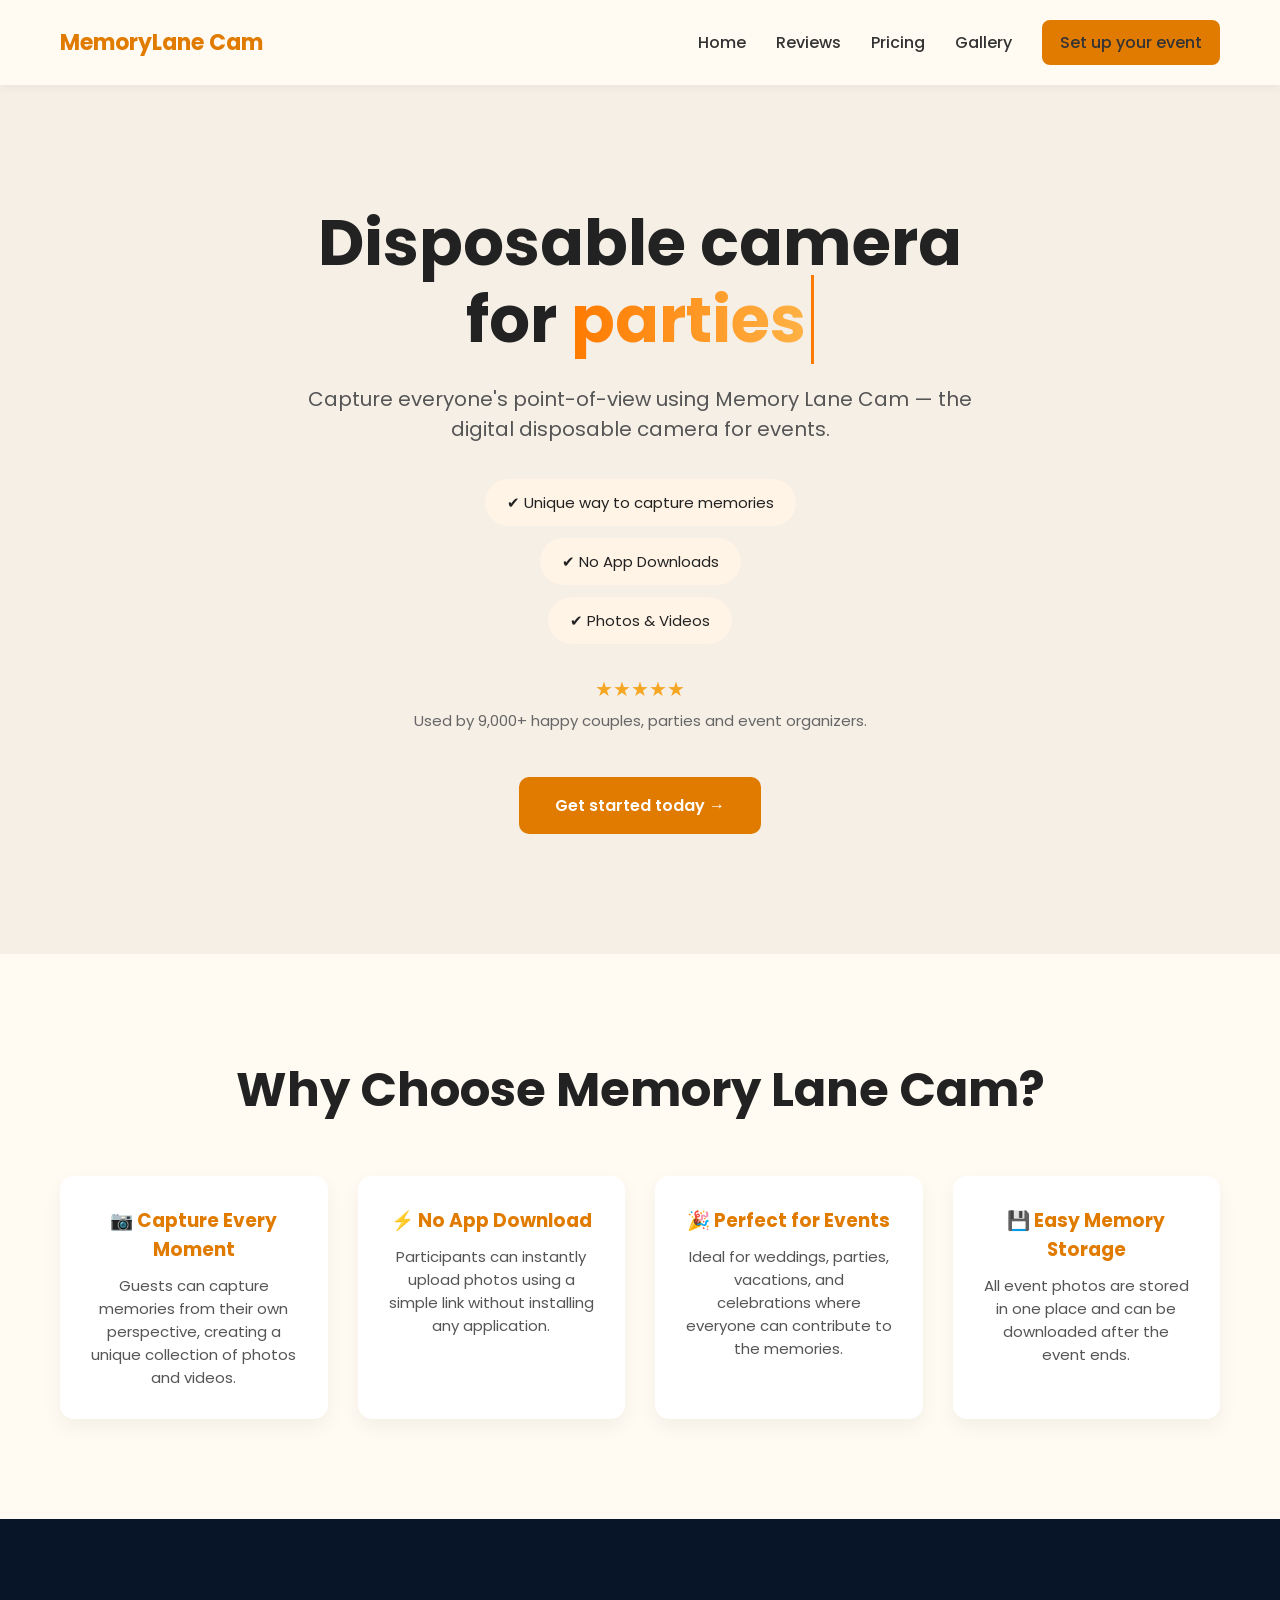
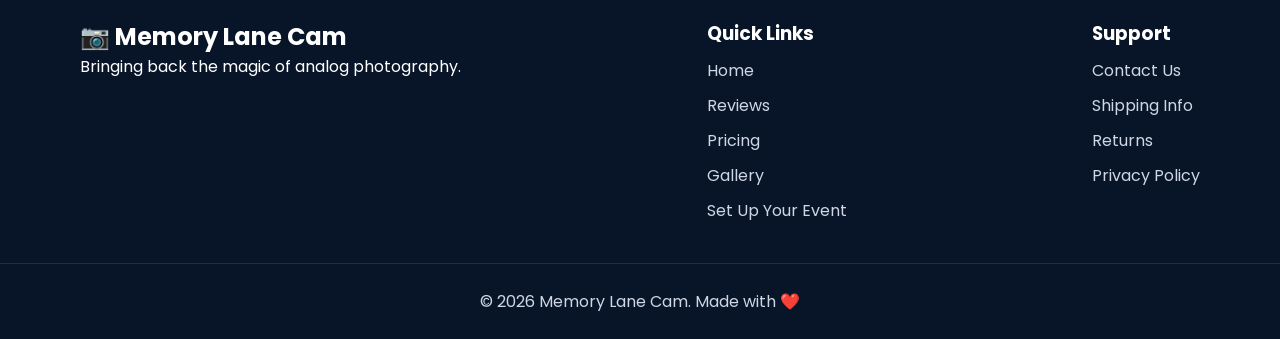
<file: index.html>
<!DOCTYPE html>
<html lang="en">

<head>
<meta charset="UTF-8">
<meta name="viewport" content="width=device-width, initial-scale=1.0">

<title>Memory Lane Cam</title>

<link rel="stylesheet" href="style.css">
<link href="https://fonts.googleapis.com/css2?family=Poppins:wght@300;400;600;700&display=swap" rel="stylesheet">
</head>

<body>

<nav>

<div class="logo">MemoryLane Cam</div>

<div class="nav-links">

<a href="index.html">Home</a>
<a href="reviews.html">Reviews</a>
<a href="pricing.html">Pricing</a>
<a href="gallery.html">Gallery</a>


<a href="event.html" class="button">Set up your event</a>

</div>

</nav>

<section class="hero">

<h1>
Disposable camera <br>
for <span class="highlight" id="changing-word">parties</span>
</h1>

<p>
Capture everyone's point-of-view using Memory Lane Cam — the digital
disposable camera for events.
</p>

<div class="features">
<div class="feature">✔ Unique way to capture memories</div>
<div class="feature">✔ No App Downloads</div>
<div class="feature">✔ Photos & Videos</div>
</div>

<div class="rating">
★★★★★
<div class="rating-text">
Used by 9,000+ happy couples, parties and event organizers.
</div>
</div>

<a class="cta" href="event.html">Get started today →</a>

</section>

<section class="why-us">

<h2 class="why-title">Why Choose Memory Lane Cam?</h2>

<div class="why-container">

<div class="why-card">
<h3>📷 Capture Every Moment</h3>
<p>
Guests can capture memories from their own perspective,
creating a unique collection of photos and videos.
</p>
</div>

<div class="why-card">
<h3>⚡ No App Download</h3>
<p>
Participants can instantly upload photos using a simple
link without installing any application.
</p>
</div>

<div class="why-card">
<h3>🎉 Perfect for Events</h3>
<p>
Ideal for weddings, parties, vacations, and celebrations
where everyone can contribute to the memories.
</p>
</div>

<div class="why-card">
<h3>💾 Easy Memory Storage</h3>
<p>
All event photos are stored in one place and can be
downloaded after the event ends.
</p>
</div>

</div>

</section>

<footer>

<div class="footer-container">

<div>
<h2>📷 Memory Lane Cam</h2>
<p>Bringing back the magic of analog photography.</p>
</div>

<div class="footer-links">
<h3>Quick Links</h3>
<a href="index.html">Home</a>
<a href="reviews.html">Reviews</a>
<a href="pricing.html">Pricing</a>
<a href="gallery.html">Gallery</a>
<a href="event.html">Set Up Your Event</a>

</div>

<div class="footer-links">
<h3>Support</h3>
<a>Contact Us</a>
<a>Shipping Info</a>
<a>Returns</a>
<a>Privacy Policy</a>
</div>

</div>

<div class="copyright">
©️ 2026 Memory Lane Cam. Made with ❤️
</div>

</footer>

<script>

const words = ["parties","events","holidays","weddings"];
let i = 0;

setInterval(()=>{
i=(i+1)%words.length;
document.getElementById("changing-word").textContent=words[i];
},2000);

</script>

</body>
</html>
</file>
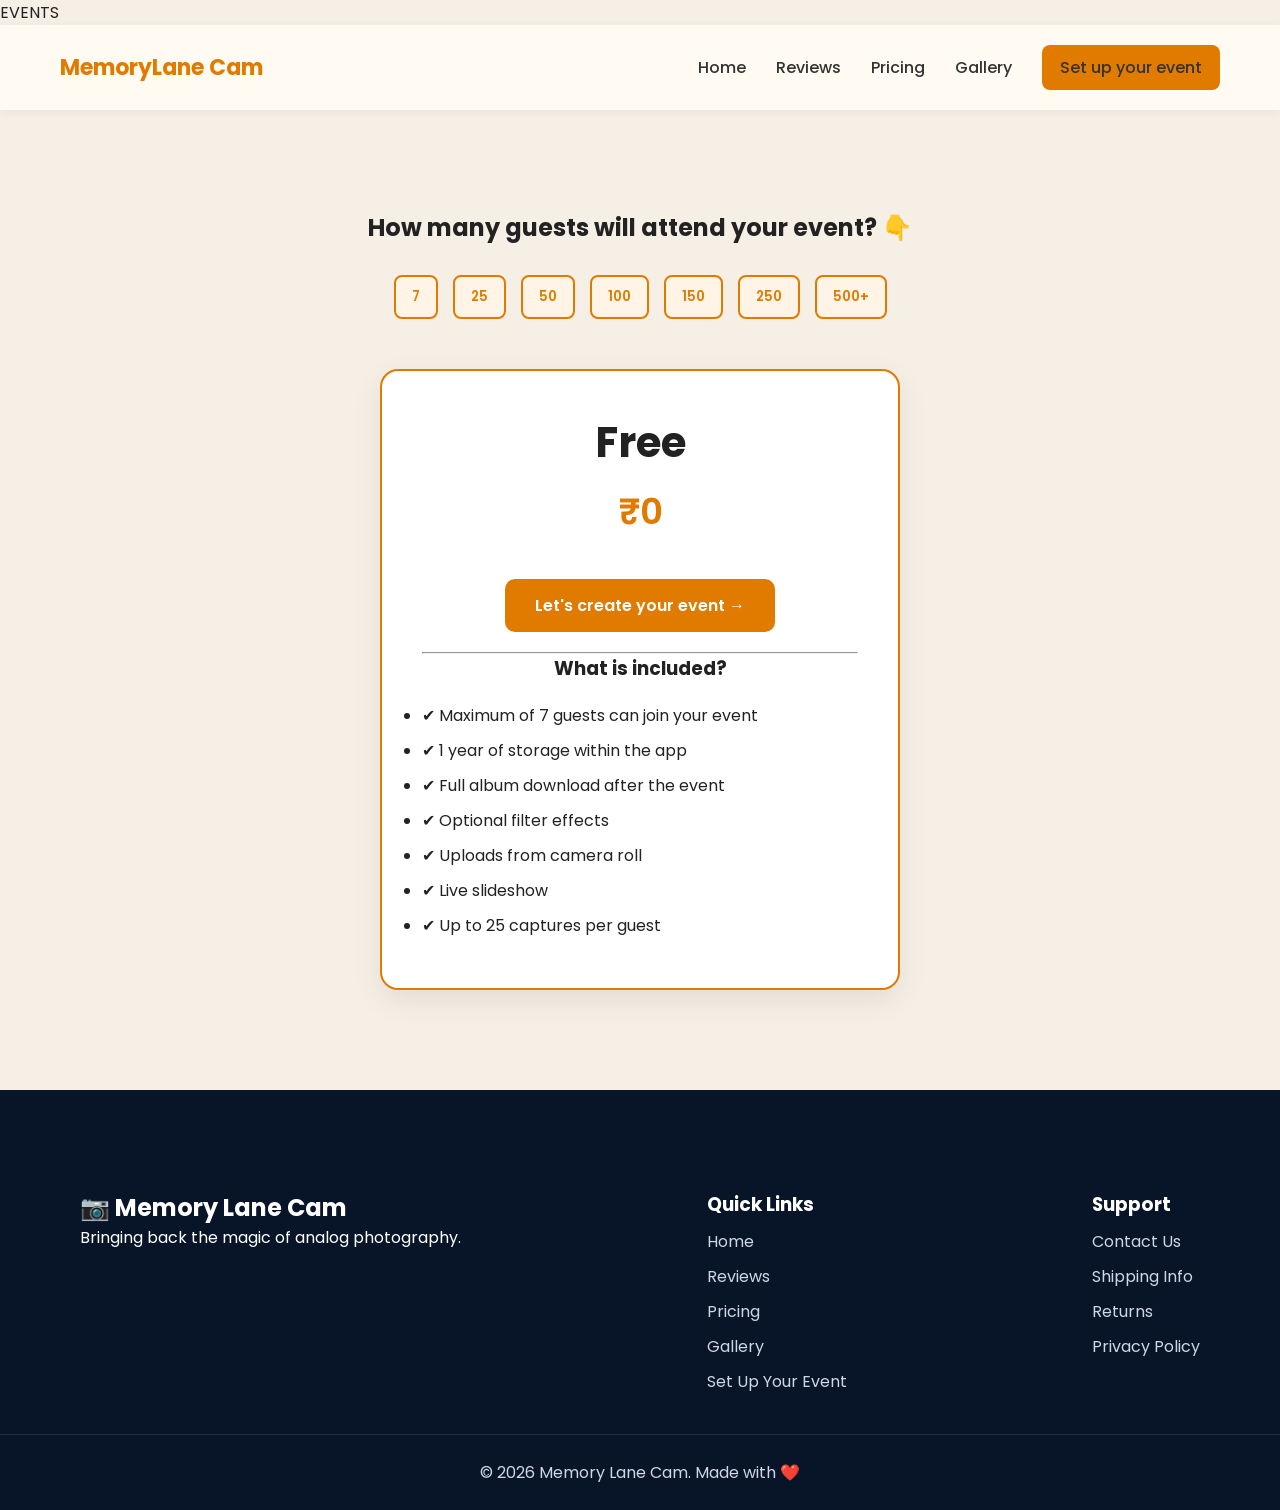
<file: event.html>
EVENTS    <!DOCTYPE html>
<html lang="en">

<head>
<meta charset="UTF-8">
<meta name="viewport" content="width=device-width, initial-scale=1.0">
<title>Set Up Your Event</title>

<link rel="stylesheet" href="style.css">
<link href="https://fonts.googleapis.com/css2?family=Poppins:wght@300;400;600;700&display=swap" rel="stylesheet">

</head>

<body>

<nav>

<div class="logo">MemoryLane Cam</div>

<div class="nav-links">

<a href="index.html">Home</a>
<a href="reviews.html">Reviews</a>
<a href="pricing.html">Pricing</a>
<a href="gallery.html">Gallery</a>

<a class="button" href="event.html">Set up your event</a>

</div>

</nav>


<section class="event-section">

<h2>How many guests will attend your event? 👇</h2>

<div class="guest-options">

<button onclick="updatePlan(7)">7</button>
<button onclick="updatePlan(25)">25</button>
<button onclick="updatePlan(50)">50</button>
<button onclick="updatePlan(100)">100</button>
<button onclick="updatePlan(150)">150</button>
<button onclick="updatePlan(250)">250</button>
<button onclick="updatePlan(500)">500+</button>

</div>


<div class="event-card">

<h1 id="planName">Free</h1>

<div class="event-price" id="planPrice">₹0</div>

<a class="event-btn">Let's create your event →</a>

<hr>

<h3>What is included?</h3>

<ul id="planFeatures">

<li>✔ Maximum of 7 guests can join your event</li>
<li>✔ 1 year of storage within the app</li>
<li>✔ Full album download after the event</li>
<li>✔ Optional filter effects</li>
<li>✔ Uploads from camera roll</li>
<li>✔ Live slideshow</li>
<li>✔ Up to 25 captures per guest</li>

</ul>

</div>

</section>


<footer>

<div class="footer-container">

<div>
<h2>📷 Memory Lane Cam</h2>
<p>Bringing back the magic of analog photography.</p>
</div>

<div class="footer-links">
<h3>Quick Links</h3>
<a href="index.html">Home</a>
<a href="reviews.html">Reviews</a>
<a href="pricing.html">Pricing</a>
<a href="gallery.html">Gallery</a>
<a href="event.html">Set Up Your Event</a>

</div>

<div class="footer-links">
<h3>Support</h3>
<a>Contact Us</a>
<a>Shipping Info</a>
<a>Returns</a>
<a>Privacy Policy</a>
</div>

</div>

<div class="copyright">
©️ 2026 Memory Lane Cam. Made with ❤️
</div>

</footer>


<script>

function updatePlan(guests){

let planName = document.getElementById("planName");
let planPrice = document.getElementById("planPrice");
let planFeatures = document.getElementById("planFeatures");

if(guests <= 7){

planName.innerText = "Free";
planPrice.innerText = "₹0";

planFeatures.innerHTML = `
<li>✔ Maximum of 7 guests can join your event</li>
<li>✔ 1 year storage</li>
<li>✔ Full album download</li>
<li>✔ Filter effects</li>
<li>✔ Live slideshow</li>
<li>✔ 25 captures per guest</li>
`;

}

else if(guests <= 25){

planName.innerText = "Starter Event";
planPrice.innerText = "₹149";

planFeatures.innerHTML = `
<li>✔ Up to 25 guests</li>
<li>✔ Unlimited captures</li>
<li>✔ Full album download</li>
<li>✔ Photo filters</li>
<li>✔ Live slideshow</li>
<li>✔ Guest uploads</li>
`;

}

else if(guests <= 50){

planName.innerText = "Mega Starter Event";
planPrice.innerText = "₹299";

planFeatures.innerHTML = `
<li>✔ Up to 50 guests</li>
<li>✔ Unlimited captures</li>
<li>✔ Full album download</li>
<li>✔ Photo filters</li>
<li>✔ Live slideshow</li>
<li>✔ Guest uploads</li>
`;

}

else if(guests <= 100){

planName.innerText = "Party Pack";
planPrice.innerText = "₹399";

planFeatures.innerHTML = `
<li>✔ Up to 100 guests</li>
<li>✔ Unlimited captures</li>
<li>✔ Custom event gallery</li>
<li>✔ Photo filters</li>
<li>✔ Live slideshow</li>
<li>✔ Priority support</li>
`;

}

else if(guests <= 150){

planName.innerText = "Party Pack";
planPrice.innerText = "₹699";

planFeatures.innerHTML = `
<li>✔ Up to 150 guests</li>
<li>✔ Unlimited captures</li>
<li>✔ Custom event gallery</li>
<li>✔ Photo filters</li>
<li>✔ Live slideshow</li>
<li>✔ Priority support</li>
`;

}

else if(guests <= 250){

planName.innerText = "Mega Party Pack";
planPrice.innerText = "₹999";

planFeatures.innerHTML = `
<li>✔ Up to 150 guests</li>
<li>✔ Unlimited captures</li>
<li>✔ Custom event gallery</li>
<li>✔ Photo filters</li>
<li>✔ Live slideshow</li>
<li>✔ Priority support</li>
`;

}

else{

planName.innerText = "Mega Event";
planPrice.innerText = "₹1499";

planFeatures.innerHTML = `
<li>✔ Up to 500 guests</li>
<li>✔ Unlimited captures</li>
<li>✔ Premium gallery</li>
<li>✔ Custom branding</li>
<li>✔ Live slideshow</li>
<li>✔ Priority processing</li>
`;

}

}

</script>

</body>
</html>
</file>
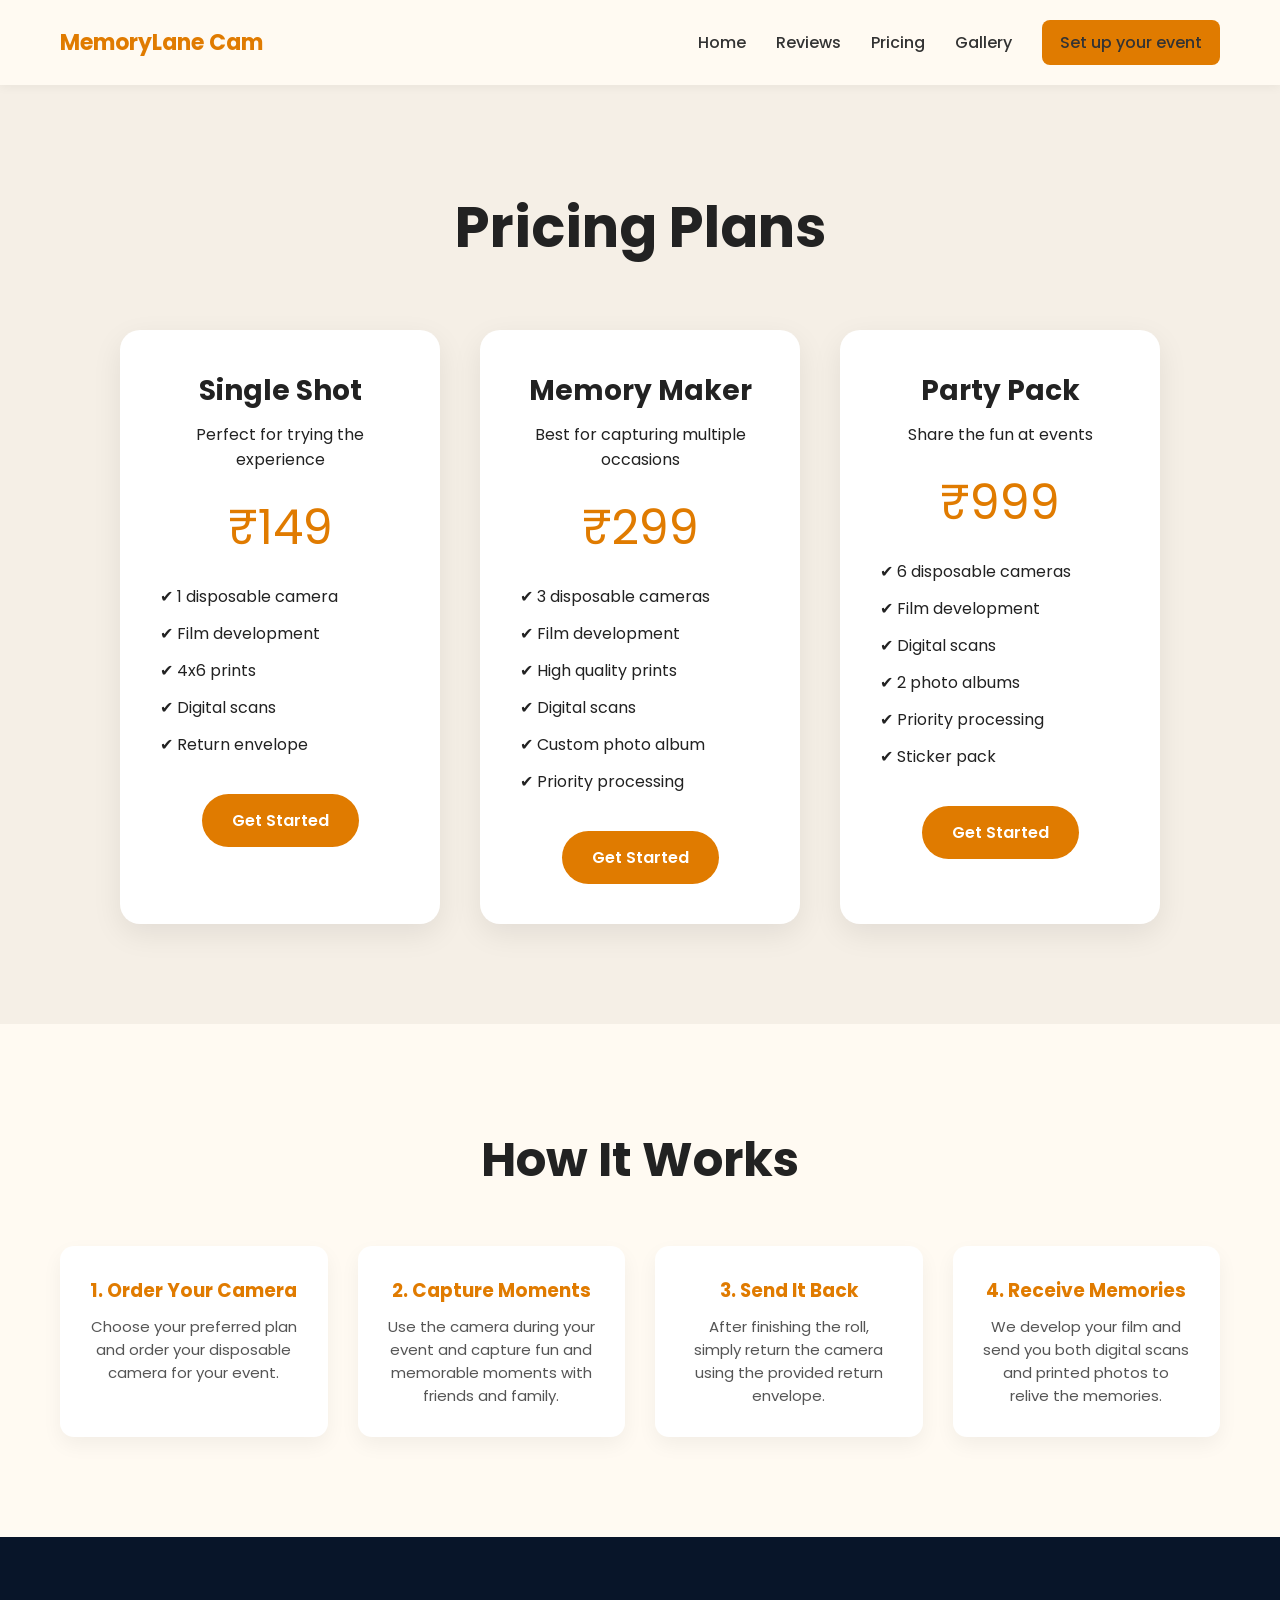
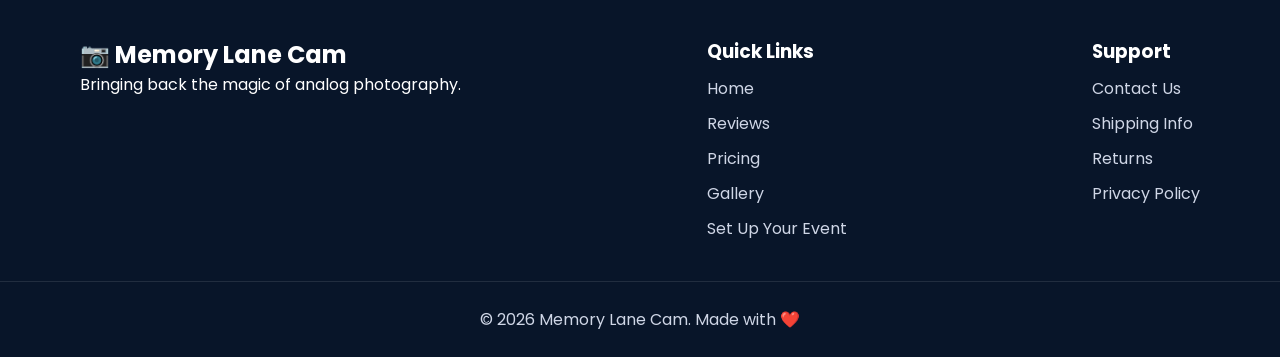
<file: pricing.html>
<!DOCTYPE html>
<html lang="en">

<head>
<meta charset="UTF-8">
<meta name="viewport" content="width=device-width, initial-scale=1.0">
<title>Pricing - Memory Lane Cam</title>

<link rel="stylesheet" href="style.css">

<link href="https://fonts.googleapis.com/css2?family=Poppins:wght@300;400;600;700&display=swap" rel="stylesheet">
</head>

<body>

<nav>

<div class="logo">MemoryLane Cam</div>

<div class="nav-links">

<a href="index.html">Home</a>
<a href="reviews.html">Reviews</a>
<a href="pricing.html">Pricing</a>
<a href="gallery.html">Gallery</a>

<a href="event.html" class="button">Set up your event</a>

</div>

</nav>

<section class="pricing-page">

<h1 class="pricing-title">Pricing Plans</h1>

<div class="pricing-container">

<div class="price-card">
<h2>Single Shot</h2>
<p>Perfect for trying the experience</p>
<div class="price">₹149</div>

<ul class="price-features">
<li>✔ 1 disposable camera</li>
<li>✔ Film development</li>
<li>✔ 4x6 prints</li>
<li>✔ Digital scans</li>
<li>✔ Return envelope</li>
</ul>

<a class="price-btn">Get Started</a>
</div>

<div class="price-card">
<h2>Memory Maker</h2>
<p>Best for capturing multiple occasions</p>
<div class="price">₹299</div>

<ul class="price-features">
<li>✔ 3 disposable cameras</li>
<li>✔ Film development</li>
<li>✔ High quality prints</li>
<li>✔ Digital scans</li>
<li>✔ Custom photo album</li>
<li>✔ Priority processing</li>
</ul>

<a class="price-btn">Get Started</a>
</div>

<div class="price-card">
<h2>Party Pack</h2>
<p>Share the fun at events</p>
<div class="price">₹999</div>

<ul class="price-features">
<li>✔ 6 disposable cameras</li>
<li>✔ Film development</li>
<li>✔ Digital scans</li>
<li>✔ 2 photo albums</li>
<li>✔ Priority processing</li>
<li>✔ Sticker pack</li>
</ul>

<a class="price-btn">Get Started</a>
</div>

</div>

</section>

<section class="how-it-works">

<h2 class="how-title">How It Works</h2>

<div class="steps-container">

<div class="step-card">
<h3>1. Order Your Camera</h3>
<p>
Choose your preferred plan and order your disposable camera
for your event.
</p>
</div>

<div class="step-card">
<h3>2. Capture Moments</h3>
<p>
Use the camera during your event and capture fun and
memorable moments with friends and family.
</p>
</div>

<div class="step-card">
<h3>3. Send It Back</h3>
<p>
After finishing the roll, simply return the camera using
the provided return envelope.
</p>
</div>

<div class="step-card">
<h3>4. Receive Memories</h3>
<p>
We develop your film and send you both digital scans and
printed photos to relive the memories.
</p>
</div>

</div>

</section>

<footer>

<div class="footer-container">

<div>
<h2>📷 Memory Lane Cam</h2>
<p>Bringing back the magic of analog photography.</p>
</div>

<div class="footer-links">
<h3>Quick Links</h3>
<a href="index.html">Home</a>
<a href="reviews.html">Reviews</a>
<a href="pricing.html">Pricing</a>
<a href="gallery.html">Gallery</a>
<a href="event.html">Set Up Your Event</a>

</div>

<div class="footer-links">
<h3>Support</h3>
<a>Contact Us</a>
<a>Shipping Info</a>
<a>Returns</a>
<a>Privacy Policy</a>
</div>

</div>

<div class="copyright">
©️ 2026 Memory Lane Cam. Made with ❤️
</div>

</footer>

</body>
</html>
</file>
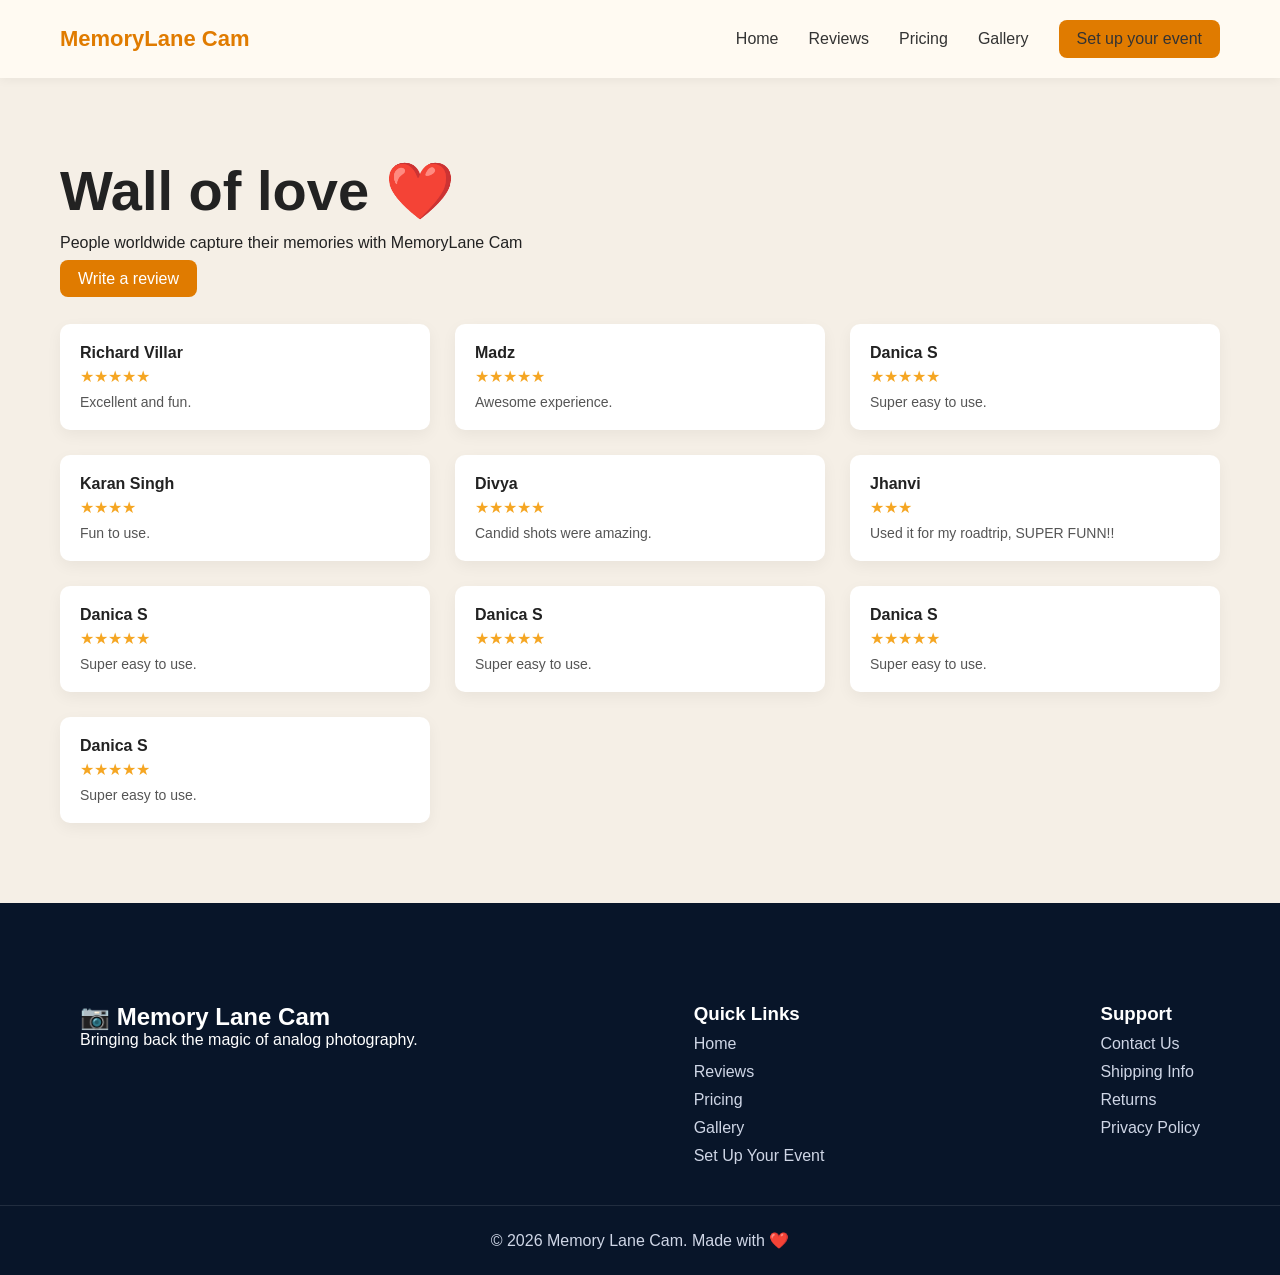
<file: reviews.html>
<!DOCTYPE html>
<html lang="en">

<head>
<meta charset="UTF-8">
<title>Reviews</title>
<link rel="stylesheet" href="style.css">
</head>

<body>

<nav>

<div class="logo">MemoryLane Cam</div>

<div class="nav-links">
<a href="index.html">Home</a>
<a href="reviews.html">Reviews</a>
<a href="pricing.html">Pricing</a>
<a href="gallery.html">Gallery</a>

<a href="event.html" class="button">Set up your event</a>
</div>

</nav>

<section class="reviews-page">

<h1 class="review-title">Wall of love ❤️</h1>

<P>People worldwide capture their memories with MemoryLane Cam</P>

<br>

<a href="write-review.html" class="button">Write a review</a>

<br>
<br>
<br>

<div class="review-grid">

<div class="review-card">
<div class="review-name">Richard Villar</div>
<div class="stars">★★★★★</div>
<div class="review-text">Excellent and fun.</div>
</div>

<div class="review-card">
<div class="review-name">Madz</div>
<div class="stars">★★★★★</div>
<div class="review-text">Awesome experience.</div>
</div>

<div class="review-card">
<div class="review-name">Danica S</div>
<div class="stars">★★★★★</div>
<div class="review-text">Super easy to use.</div>
</div>

<div class="review-card">
<div class="review-name">Karan Singh</div>
<div class="stars">★★★★</div>
<div class="review-text">Fun to use.</div>
</div>

<div class="review-card">
<div class="review-name">Divya</div>
<div class="stars">★★★★★</div>
<div class="review-text">Candid shots were amazing.</div>
</div>

<div class="review-card">
<div class="review-name">Jhanvi</div>
<div class="stars">★★★</div>
<div class="review-text">Used it for my roadtrip, SUPER FUNN!!</div>
</div>

<div class="review-card">
<div class="review-name">Danica S</div>
<div class="stars">★★★★★</div>
<div class="review-text">Super easy to use.</div>
</div>

<div class="review-card">
<div class="review-name">Danica S</div>
<div class="stars">★★★★★</div>
<div class="review-text">Super easy to use.</div>
</div>

<div class="review-card">
<div class="review-name">Danica S</div>
<div class="stars">★★★★★</div>
<div class="review-text">Super easy to use.</div>
</div>

<div class="review-card">
<div class="review-name">Danica S</div>
<div class="stars">★★★★★</div>
<div class="review-text">Super easy to use.</div>
</div>

</div>

</section>

<footer>

<div class="footer-container">

<div>
<h2>📷 Memory Lane Cam</h2>
<p>Bringing back the magic of analog photography.</p>
</div>

<div class="footer-links">
<h3>Quick Links</h3>
<a href="index.html">Home</a>
<a href="reviews.html">Reviews</a>
<a href="pricing.html">Pricing</a>
<a href="gallery.html">Gallery</a>
<a href="event.html">Set Up Your Event</a>

</div>

<div class="footer-links">
<h3>Support</h3>
<a>Contact Us</a>
<a>Shipping Info</a>
<a>Returns</a>
<a>Privacy Policy</a>
</div>

</div>

<div class="copyright">
©️ 2026 Memory Lane Cam. Made with ❤️
</div>

</footer>

</body>
</html>
</file>
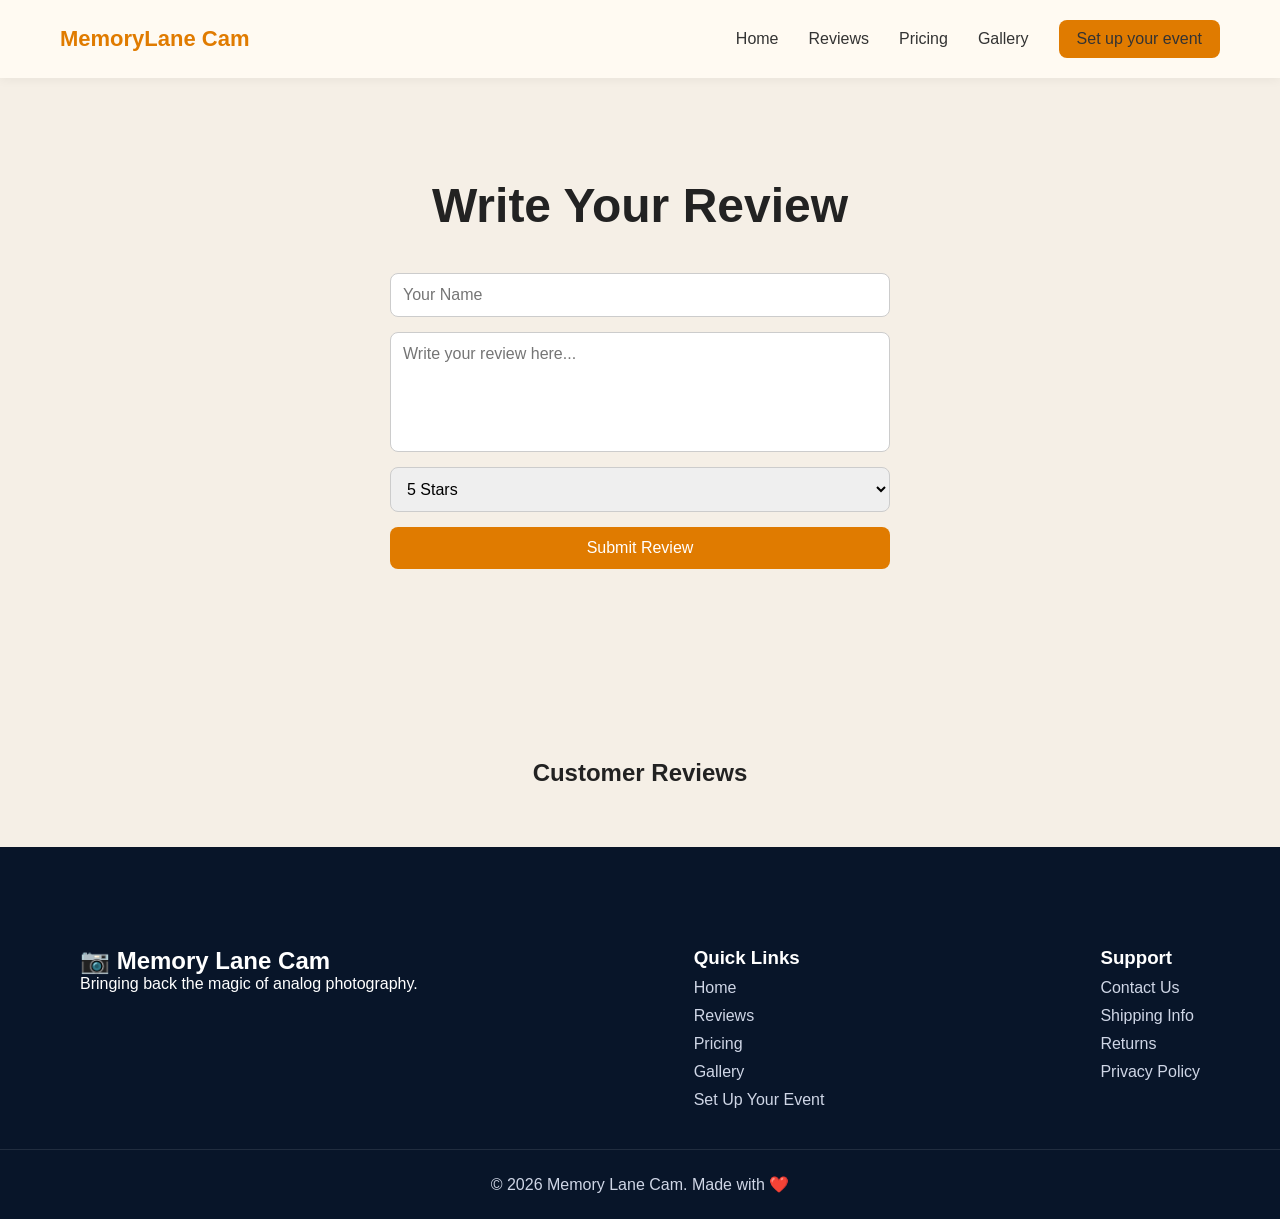
<file: write-review.html>
<!DOCTYPE html>
<html lang="en">

<head>
<meta charset="UTF-8">
<meta name="viewport" content="width=device-width, initial-scale=1.0">
<title>Write a Review</title>

<link rel="stylesheet" href="style.css">

</head>

<body>

<nav>

<div class="logo">MemoryLane Cam</div>

<div class="nav-links">

<a href="index.html">Home</a>
<a href="reviews.html">Reviews</a>
<a href="pricing.html">Pricing</a>
<a href="gallery.html">Gallery</a>

<a class="button" href="event.html">Set up your event</a>

</div>

</nav>


<section class="review-section">

<h1>Write Your Review</h1>

<div class="review-form">

<input type="text" id="name" placeholder="Your Name">

<textarea id="reviewText" placeholder="Write your review here..."></textarea>

<select id="rating">
<option value="★★★★★">5 Stars</option>
<option value="★★★★">4 Stars</option>
<option value="★★★">3 Stars</option>
<option value="★★">2 Stars</option>
<option value="★">1 Star</option>
</select>

<button id="submitBtn">Submit Review</button>

<p id="message" class="review-message"></p>

</div>

</section>


<section class="user-reviews">

<h2>Customer Reviews</h2>

<div id="reviewContainer"></div>

</section>


<footer>

<div class="footer-container">

<div>
<h2>📷 Memory Lane Cam</h2>
<p>Bringing back the magic of analog photography.</p>
</div>

<div class="footer-links">
<h3>Quick Links</h3>
<a href="index.html">Home</a>
<a href="reviews.html">Reviews</a>
<a href="pricing.html">Pricing</a>
<a href="gallery.html">Gallery</a>
<a href="event.html">Set Up Your Event</a>

</div>

<div class="footer-links">
<h3>Support</h3>
<a>Contact Us</a>
<a>Shipping Info</a>
<a>Returns</a>
<a>Privacy Policy</a>
</div>

</div>

<div class="copyright">
©️ 2026 Memory Lane Cam. Made with ❤️
</div>

</footer>


<!-- IMPORTANT: script at bottom -->
<script src="review.js"></script>

</body>
</html>
</file>
<file: style.css>
*{
margin:0;
padding:0;
box-sizing:border-box;
font-family:Poppins,sans-serif;
}

body{
background:#f5efe6;
color:#222;
}

nav{
display:flex;
justify-content:space-between;
align-items:center;
padding:20px 60px;
background:#fffaf2;
box-shadow:0 2px 10px rgba(0,0,0,0.05);
position:sticky;
top:0;
z-index:10;
}

.logo{
font-size:22px;
font-weight:700;
color:#e07b00;
}

.nav-links{
display:flex;
gap:30px;
align-items:center;
}

.nav-links a{
text-decoration:none;
color:#333;
font-weight:500;
cursor:pointer;
}

.dropdown{
position:relative;
}

.dropdown-content{
display:none;
position:absolute;
top:35px;
background:white;
width:200px;
border-radius:10px;
box-shadow:0 5px 15px rgba(0,0,0,0.1);
}

.dropdown-content a{
display:block;
padding:12px;
color:#333;
}

.dropdown-content a:hover{
background:#fff1e2;
}

.dropdown:hover .dropdown-content{
display:block;
}

.button{
background:#e07b00;
color:white;
padding:10px 18px;
border-radius:8px;
text-decoration:none;
}

.hero{
text-align:center;
padding:120px 20px;
}

.hero h1{
font-size:64px;
line-height:1.2;
margin-bottom:25px;
}

.highlight{
background:linear-gradient(90deg,#ff7a00,#ffb347);
-webkit-background-clip:text;
color:transparent;
border-right:3px solid #ff7a00;
padding-right:5px;
animation:blink 1s infinite;
}

@keyframes blink {
0% {border-color:transparent;}
50% {border-color:#ff7a00;}
100% {border-color:transparent;}
}

.hero p{
max-width:700px;
margin:auto;
font-size:20px;
color:#555;
margin-bottom:35px;
}

.features{
display:flex;
flex-direction:column;
align-items:center;
gap:12px;
margin-bottom:30px;
}

.feature{
background:#fff4e6;
padding:12px 22px;
border-radius:30px;
font-size:15px;
}

.rating{
margin-bottom:25px;
color:#f5a623;
font-size:20px;
}

.rating-text{
font-size:15px;
color:#666;
margin-top:5px;
}

.cta{
display:inline-block;
margin-top:20px;
background:#e07b00;
color:white;
padding:16px 36px;
border-radius:10px;
text-decoration:none;
font-weight:600;
}

.reviews-page{
padding:80px 60px;
}

.review-title{
font-size:56px;
margin-bottom:10px;
}

.review-sub{
color:#555;
margin-bottom:40px;
}

.review-grid{
display:grid;
grid-template-columns:repeat(auto-fit,minmax(280px,1fr));
gap:25px;
}

.review-card{
background:white;
padding:20px;
border-radius:12px;
box-shadow:0 5px 15px rgba(0,0,0,0.05);
}

.review-name{
font-weight:600;
margin-bottom:5px;
}

.stars{
color:#f5a623;
margin-bottom:8px;
}

.review-text{
color:#555;
font-size:14px;
}

.pricing-page{
padding:100px 60px;
text-align:center;
}

.pricing-title{
font-size:56px;
margin-bottom:60px;
}

.pricing-container{
display:flex;
justify-content:center;
gap:40px;
flex-wrap:wrap;
}

.price-card{
background:white;
padding:40px;
border-radius:20px;
width:320px;
box-shadow:0 10px 30px rgba(0,0,0,0.08);
transition:0.35s;
}

.price-card:hover{
transform:translateY(-18px) scale(1.03);
box-shadow:0 20px 45px rgba(0,0,0,0.15);
}

.price-card h2{
font-size:28px;
margin-bottom:10px;
}

.price{
font-size:48px;
color:#e07b00;
margin:20px 0;
}

.price-features{
text-align:left;
margin-top:20px;
}

.price-features li{
list-style:none;
margin-bottom:12px;
}

.price-btn{
margin-top:25px;
display:inline-block;
background:#e07b00;
color:white;
padding:14px 30px;
border-radius:30px;
text-decoration:none;
font-weight:600;
}

.stats{
display:flex;
justify-content:space-around;
padding:80px 40px;
background:white;
text-align:center;
}

.stat h2{
font-size:56px;
color:#e07b00;
}

.stat p{
color:#555;
}

footer{
background:#081529;
color:white;
padding-top:60px;
}

.footer-container{
display:flex;
justify-content:space-between;
padding:40px 80px;
flex-wrap:wrap;
}

.footer-links{
display:flex;
flex-direction:column;
gap:10px;
}

.footer-links a{
text-decoration:none;
color:#cfd6e6;
}

.footer-links a:hover{
color:#e07b00;
}

.copyright{
text-align:center;
padding:25px;
border-top:1px solid rgba(255,255,255,0.1);
color:#cfd6e6;
}

.event-section{
text-align:center;
padding:100px 20px;
}

.guest-options{
display:flex;
justify-content:center;
gap:15px;
flex-wrap:wrap;
margin:30px 0 50px 0;
}

.guest-options button{
background:#fff4e6;
border:2px solid #e07b00;
color:#e07b00;
padding:10px 16px;
border-radius:8px;
font-weight:600;
cursor:pointer;
transition:0.3s;
}

.guest-options button:hover{
background:#e07b00;
color:white;
}

.event-card{
background:white;
max-width:520px;
margin:auto;
padding:40px;
border-radius:18px;
border:2px solid #e07b00;
box-shadow:0 10px 30px rgba(0,0,0,0.08);
}

.event-card h1{
font-size:42px;
margin-bottom:10px;
}

.event-price{
font-size:36px;
color:#e07b00;
margin-bottom:20px;
font-weight:600;
}

.event-btn{
display:inline-block;
margin:20px 0;
background:#e07b00;
color:white;
padding:14px 30px;
border-radius:10px;
text-decoration:none;
font-weight:600;
}

.event-card ul{
text-align:left;
margin-top:20px;
}

.event-card li{
margin-bottom:10px;
}

/* GALLERY PAGE */

.gallery-header{
text-align:center;
padding:100px 20px 40px 20px;
}

.gallery-header h1{
font-size:56px;
margin-bottom:10px;
}

.gallery-header p{
color:#555;
font-size:18px;
}

.gallery{
padding:40px 60px 100px 60px;
}

.gallery-grid{
display:grid;
grid-template-columns:repeat(auto-fit,minmax(250px,1fr));
gap:25px;
}

.gallery-grid img{
width:100%;
height:260px;
object-fit:cover;
border-radius:14px;
cursor:pointer;
transition:0.4s;
box-shadow:0 8px 20px rgba(0,0,0,0.08);
}

.gallery-grid img:hover{
transform:scale(1.06);
box-shadow:0 12px 30px rgba(0,0,0,0.15);
}

/* WRITE REVIEW PAGE */

.review-section{
padding:100px 20px;
text-align:center;
}

.review-section h1{
font-size:48px;
margin-bottom:40px;
}

.review-form{
max-width:500px;
margin:auto;
display:flex;
flex-direction:column;
gap:15px;
}

.review-form input,
.review-form textarea,
.review-form select{
padding:12px;
border-radius:8px;
border:1px solid #ccc;
font-size:16px;
}

.review-form textarea{
height:120px;
resize:none;
}

.review-form button{
background:#e07b00;
color:white;
padding:12px;
border:none;
border-radius:8px;
font-size:16px;
cursor:pointer;
transition:0.3s;
}

.review-form button:hover{
background:#c96d00;
}


/* USER REVIEWS DISPLAY */

.user-reviews{
padding:60px 20px;
text-align:center;
}

#reviewContainer{
display:grid;
grid-template-columns:repeat(auto-fit,minmax(250px,1fr));
gap:20px;
max-width:900px;
margin:auto;
}

.review-card{
background:white;
padding:20px;
border-radius:10px;
box-shadow:0 5px 15px rgba(0,0,0,0.05);
}

.review-message{
margin-top:15px;
color:#e07b00;
font-weight:600;
font-size:16px;
}

/* WHY CHOOSE US */

.why-us{
padding:100px 60px;
text-align:center;
background:#fffaf2;
}

.why-title{
font-size:48px;
margin-bottom:50px;
}

.why-container{
display:grid;
grid-template-columns:repeat(auto-fit,minmax(250px,1fr));
gap:30px;
}

.why-card{
background:white;
padding:30px;
border-radius:14px;
box-shadow:0 8px 20px rgba(0,0,0,0.05);
transition:0.3s;
}

.why-card:hover{
transform:translateY(-10px);
box-shadow:0 12px 30px rgba(0,0,0,0.12);
}

.why-card h3{
margin-bottom:10px;
color:#e07b00;
}

.why-card p{
color:#555;
font-size:15px;
}

/* HOW IT WORKS */

.how-it-works{
padding:100px 60px;
text-align:center;
background:#fffaf2;
}

.how-title{
font-size:48px;
margin-bottom:50px;
}

.steps-container{
display:grid;
grid-template-columns:repeat(auto-fit,minmax(250px,1fr));
gap:30px;
}

.step-card{
background:white;
padding:30px;
border-radius:14px;
box-shadow:0 8px 20px rgba(0,0,0,0.05);
transition:0.3s;
}

.step-card:hover{
transform:translateY(-10px);
box-shadow:0 12px 30px rgba(0,0,0,0.12);
}

.step-card h3{
color:#e07b00;
margin-bottom:10px;
}

.step-card p{
color:#555;
font-size:15px;
}
</file>
